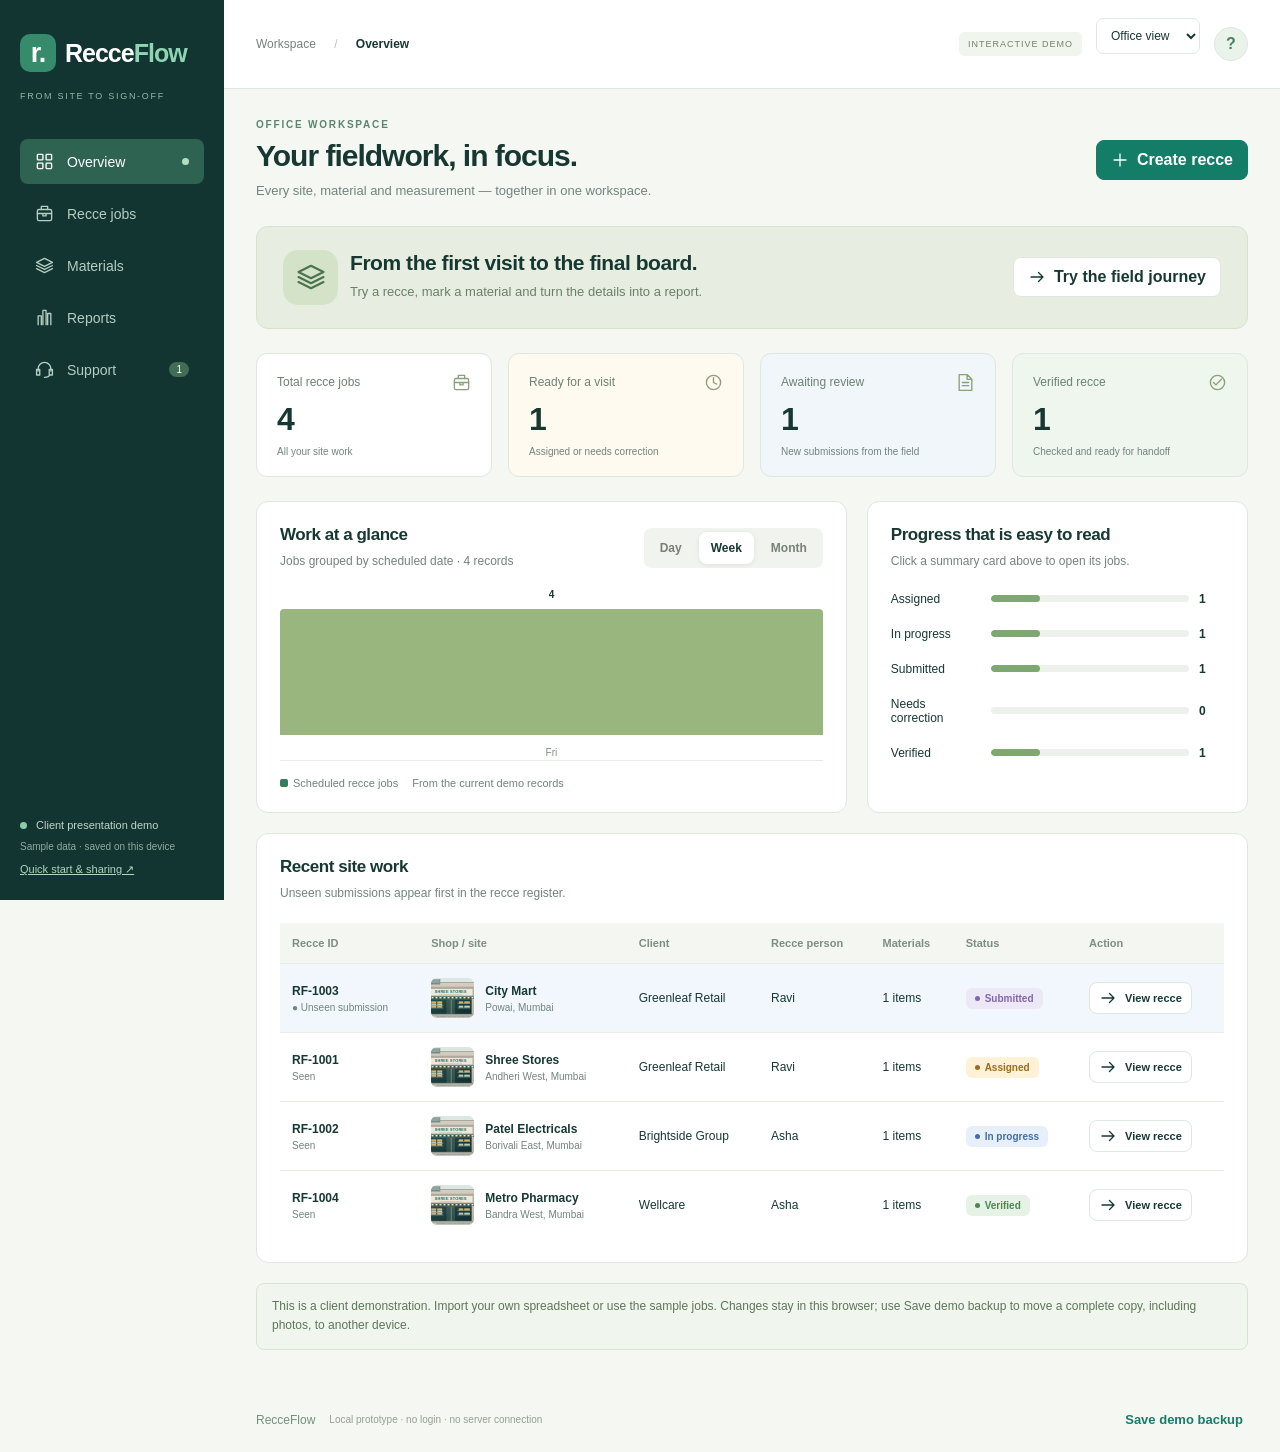
<file: index.html>
<!doctype html>
<html lang="en">
  <head>
    <meta charset="utf-8" />
    <meta name="viewport" content="width=device-width, initial-scale=1" />
    <meta name="theme-color" content="#123531" />
    <title>RecceFlow · Client demo</title>
    <link rel="stylesheet" href="styles.css" />
    <script defer src="spreadsheet.js"></script>
    <script defer src="assets/sample-photo.js"></script>
    <script defer src="app.js"></script>
  </head>
  <body>
    <div class="app-shell">
      <aside class="sidebar">
        <a class="brand" href="#overview"
          ><span class="brand-mark">r.</span>Recce<span>Flow</span></a
        >
        <p class="sidebar-caption">FROM SITE TO SIGN-OFF</p>
        <nav id="navigation" aria-label="Main navigation"></nav>
        <div class="sidebar-bottom">
          <span class="live-dot"></span> Client presentation demo
          <p>Sample data · saved on this device</p>
          <a href="README.html" target="_blank">Quick start & sharing ↗</a>
        </div>
      </aside>
      <div class="workspace">
        <header class="topbar">
          <div class="breadcrumb">
            Workspace <span>/</span> <strong id="breadcrumb">Overview</strong>
          </div>
          <div class="topbar-actions">
            <span class="demo-tag">INTERACTIVE DEMO</span
            ><label class="view-switch"
              ><span class="sr-only">Preview perspective</span
              ><select id="perspective">
                <option value="office">Office view</option>
                <option value="field">Recce view</option>
              </select></label
            ><button
              class="avatar"
              id="help-button"
              aria-label="Demo instructions"
            >
              ?
            </button>
          </div>
        </header>
        <main id="main" tabindex="-1"></main>
        <footer class="workspace-footer">
          RecceFlow
          <span>Local prototype · no login · no server connection</span
          ><button class="text-button" id="backup-button">
            Save demo backup
          </button>
        </footer>
      </div>
    </div>
    <dialog id="modal" aria-labelledby="modal-title">
      <header class="modal-header">
        <div>
          <span id="modal-kicker" class="eyebrow"></span>
          <h2 id="modal-title"></h2>
        </div>
        <button id="close-modal" class="icon-button" aria-label="Close dialog">
          ×
        </button>
      </header>
      <div id="modal-body"></div>
    </dialog>
    <div id="toast" role="status" aria-live="polite"></div>
    <input id="import-file" type="file" accept=".csv,.xlsx" hidden />
    <input id="restore-file" type="file" accept=".json" hidden />
  </body>
</html>
</file>
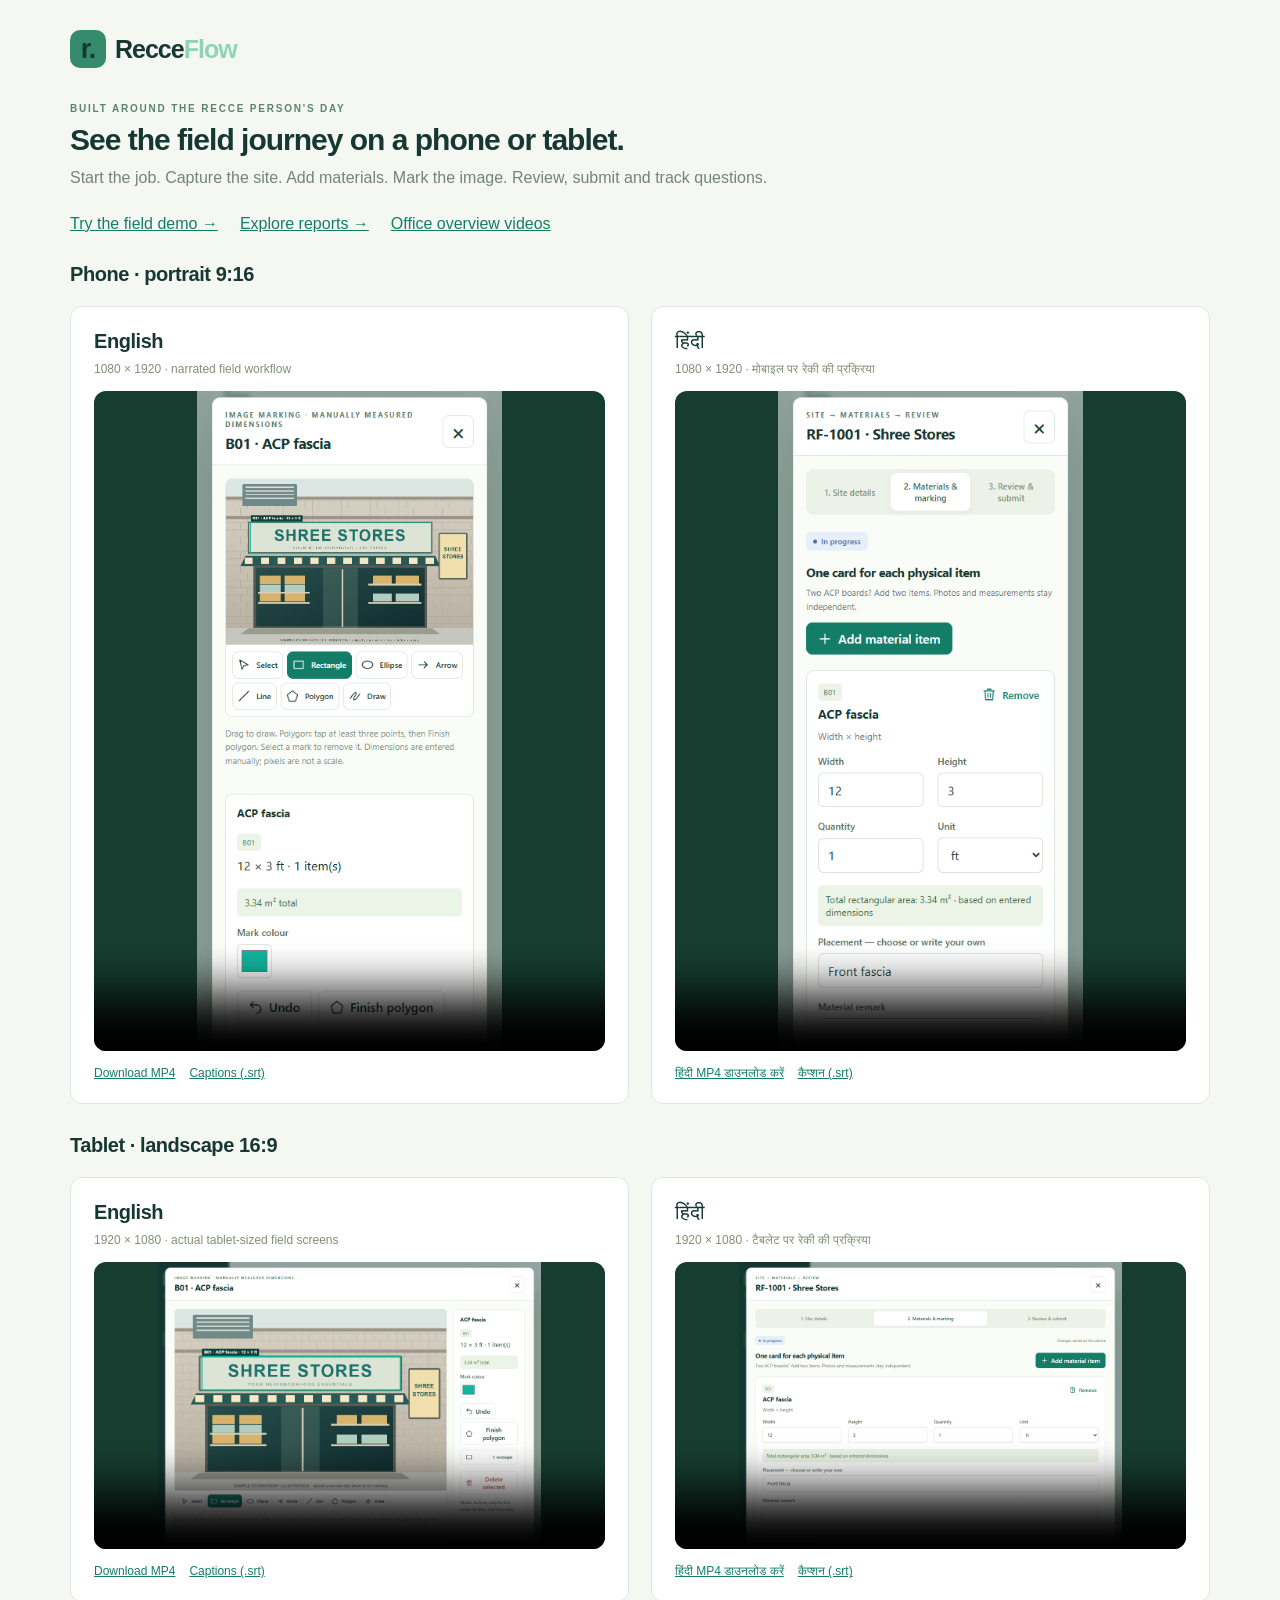
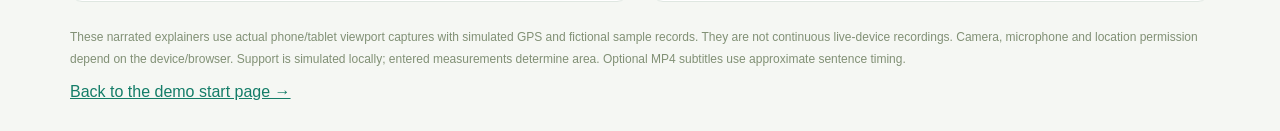
<file: field-videos.html>
<!doctype html><html lang="en"><head><meta charset="utf-8"><meta name="viewport" content="width=device-width,initial-scale=1"><meta name="robots" content="noindex,nofollow"><title>RecceFlow · Phone and tablet field walkthroughs</title><link rel="stylesheet" href="styles.css"><style>body{max-width:1180px;margin:auto;padding:30px 20px}.brand{color:#173832;margin-bottom:35px}.grid{display:grid;grid-template-columns:repeat(2,minmax(0,1fr));gap:22px}.panel{margin:0}.panel h2{font-size:20px}.panel p{font-size:12px;color:#819075}video{display:block;width:100%;background:#163d30;border-radius:12px}.phone video{max-height:660px;aspect-ratio:9/16;margin:0 auto;object-fit:contain}.tablet video{aspect-ratio:16/9}.links{display:flex;gap:14px;flex-wrap:wrap;font-size:12px;margin-top:15px}.group-title{margin:30px 0 20px}.toplinks{display:flex;gap:22px;flex-wrap:wrap;margin:24px 0}.small{font-size:12px;color:#819075;line-height:1.8}@media(max-width:760px){.grid{grid-template-columns:1fr}.phone video{max-height:75dvh}.panel{padding:16px}h1{font-size:29px}}</style></head><body><a href="start.html" class="brand"><span class="brand-mark">r.</span>Recce<span>Flow</span></a><span class="eyebrow">Built around the recce person's day</span><h1>See the field journey on a phone or tablet.</h1><p class="muted">Start the job. Capture the site. Add materials. Mark the image. Review, submit and track questions.</p><div class="toplinks"><a href="index.html?view=field#jobs">Try the field demo →</a><a href="index.html#reports">Explore reports →</a><a href="videos.html">Office overview videos</a></div><h2 class="group-title">Phone · portrait 9:16</h2><div class="grid"><section class="panel phone"><h2>English</h2><p>1080 × 1920 · narrated field workflow</p><video controls preload="metadata" poster="presentation/field-screenshots/mobile-05-marking.png"><source src="videos/RecceFlow_Mobile_English.mp4" type="video/mp4"></video><div class="links"><a download href="videos/RecceFlow_Mobile_English.mp4">Download MP4</a><a download href="videos/RecceFlow_Mobile_English.srt">Captions (.srt)</a></div></section><section class="panel phone"><h2 lang="hi">हिंदी</h2><p>1080 × 1920 · मोबाइल पर रेकी की प्रक्रिया</p><video controls preload="metadata" poster="presentation/field-screenshots/mobile-04-materials.png"><source src="videos/RecceFlow_Mobile_Hindi.mp4" type="video/mp4"></video><div class="links"><a download href="videos/RecceFlow_Mobile_Hindi.mp4">हिंदी MP4 डाउनलोड करें</a><a download href="videos/RecceFlow_Mobile_Hindi.srt">कैप्शन (.srt)</a></div></section></div><h2 class="group-title">Tablet · landscape 16:9</h2><div class="grid"><section class="panel tablet"><h2>English</h2><p>1920 × 1080 · actual tablet-sized field screens</p><video controls preload="metadata" poster="presentation/field-screenshots/tablet-05-marking.png"><source src="videos/RecceFlow_Tablet_English.mp4" type="video/mp4"></video><div class="links"><a download href="videos/RecceFlow_Tablet_English.mp4">Download MP4</a><a download href="videos/RecceFlow_Tablet_English.srt">Captions (.srt)</a></div></section><section class="panel tablet"><h2 lang="hi">हिंदी</h2><p>1920 × 1080 · टैबलेट पर रेकी की प्रक्रिया</p><video controls preload="metadata" poster="presentation/field-screenshots/tablet-04-materials.png"><source src="videos/RecceFlow_Tablet_Hindi.mp4" type="video/mp4"></video><div class="links"><a download href="videos/RecceFlow_Tablet_Hindi.mp4">हिंदी MP4 डाउनलोड करें</a><a download href="videos/RecceFlow_Tablet_Hindi.srt">कैप्शन (.srt)</a></div></section></div><p class="small" style="margin-top:25px">These narrated explainers use actual phone/tablet viewport captures with simulated GPS and fictional sample records. They are not continuous live-device recordings. Camera, microphone and location permission depend on the device/browser. Support is simulated locally; entered measurements determine area. Optional MP4 subtitles use approximate sentence timing.</p><a href="start.html">Back to the demo start page →</a></body></html>
</file>
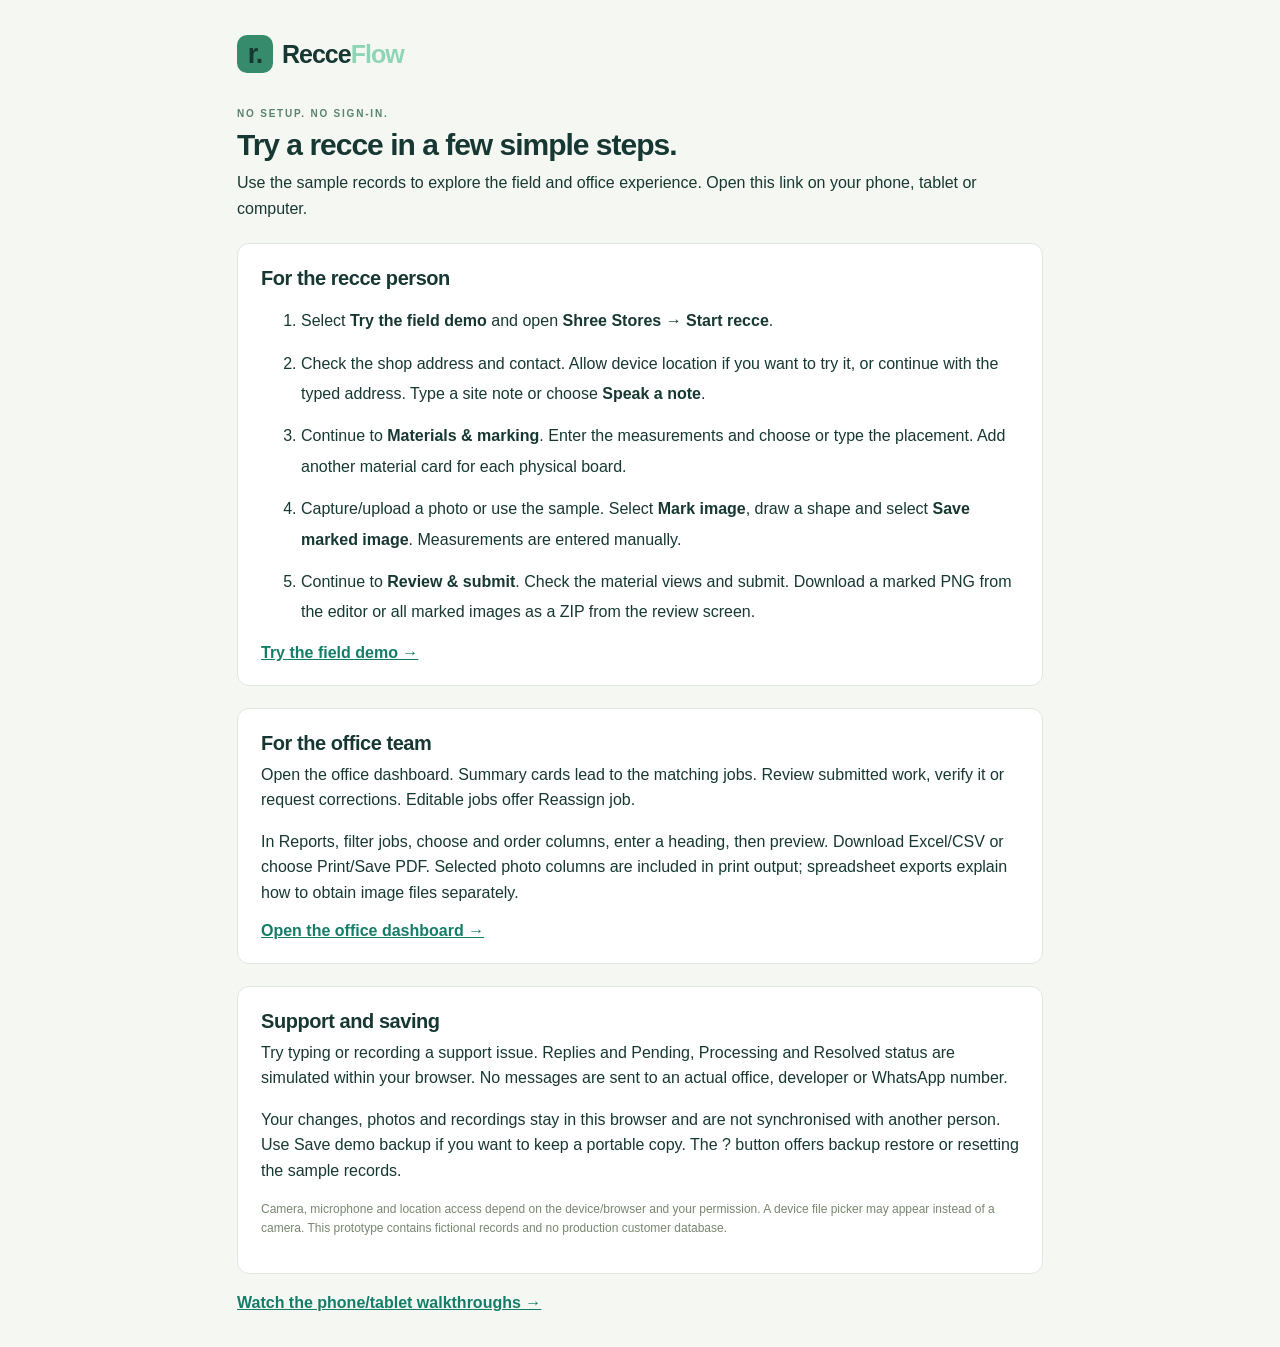
<file: help.html>
<!doctype html><html lang="en"><head><meta charset="utf-8"><meta name="viewport" content="width=device-width,initial-scale=1"><meta name="robots" content="noindex,nofollow"><title>Try RecceFlow · A quick guide</title><link rel="stylesheet" href="styles.css"><style>body{max-width:850px;margin:auto;padding:35px 22px}.brand{color:#173832;margin-bottom:35px}li{line-height:1.9;margin:12px 0}a{font-weight:600}.panel{margin-top:22px}.small{font-size:12px;color:#78876f}</style></head><body><a href="start.html" class="brand"><span class="brand-mark">r.</span>Recce<span>Flow</span></a><span class="eyebrow">No setup. No sign-in.</span><h1>Try a recce in a few simple steps.</h1><p>Use the sample records to explore the field and office experience. Open this link on your phone, tablet or computer.</p><section class="panel"><h2>For the recce person</h2><ol><li>Select <strong>Try the field demo</strong> and open <strong>Shree Stores → Start recce</strong>.</li><li>Check the shop address and contact. Allow device location if you want to try it, or continue with the typed address. Type a site note or choose <strong>Speak a note</strong>.</li><li>Continue to <strong>Materials &amp; marking</strong>. Enter the measurements and choose or type the placement. Add another material card for each physical board.</li><li>Capture/upload a photo or use the sample. Select <strong>Mark image</strong>, draw a shape and select <strong>Save marked image</strong>. Measurements are entered manually.</li><li>Continue to <strong>Review &amp; submit</strong>. Check the material views and submit. Download a marked PNG from the editor or all marked images as a ZIP from the review screen.</li></ol><a href="index.html?view=field#jobs">Try the field demo →</a></section><section class="panel"><h2>For the office team</h2><p>Open the office dashboard. Summary cards lead to the matching jobs. Review submitted work, verify it or request corrections. Editable jobs offer Reassign job.</p><p>In Reports, filter jobs, choose and order columns, enter a heading, then preview. Download Excel/CSV or choose Print/Save PDF. Selected photo columns are included in print output; spreadsheet exports explain how to obtain image files separately.</p><a href="index.html#overview">Open the office dashboard →</a></section><section class="panel"><h2>Support and saving</h2><p>Try typing or recording a support issue. Replies and Pending, Processing and Resolved status are simulated within your browser. No messages are sent to an actual office, developer or WhatsApp number.</p><p>Your changes, photos and recordings stay in this browser and are not synchronised with another person. Use Save demo backup if you want to keep a portable copy. The ? button offers backup restore or resetting the sample records.</p><p class="small">Camera, microphone and location access depend on the device/browser and your permission. A device file picker may appear instead of a camera. This prototype contains fictional records and no production customer database.</p></section><a href="field-videos.html">Watch the phone/tablet walkthroughs →</a></body></html>
</file>
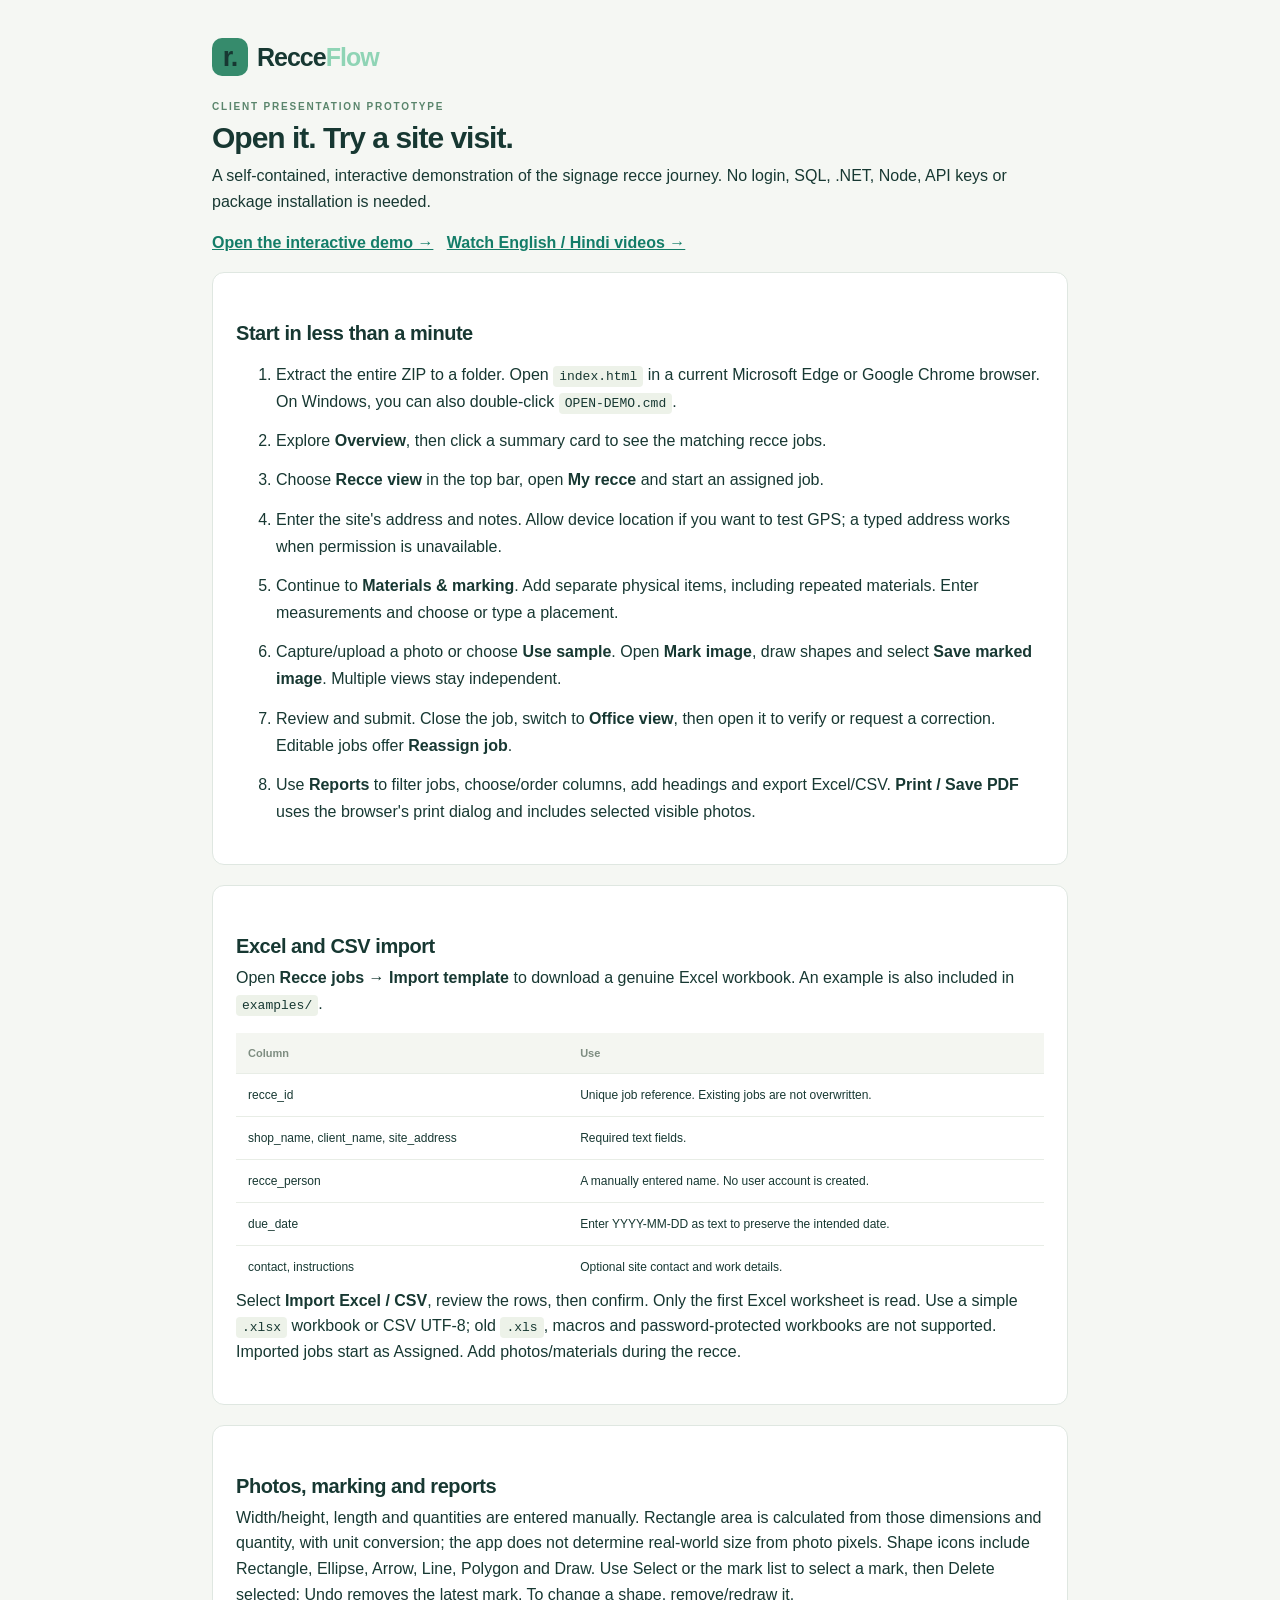
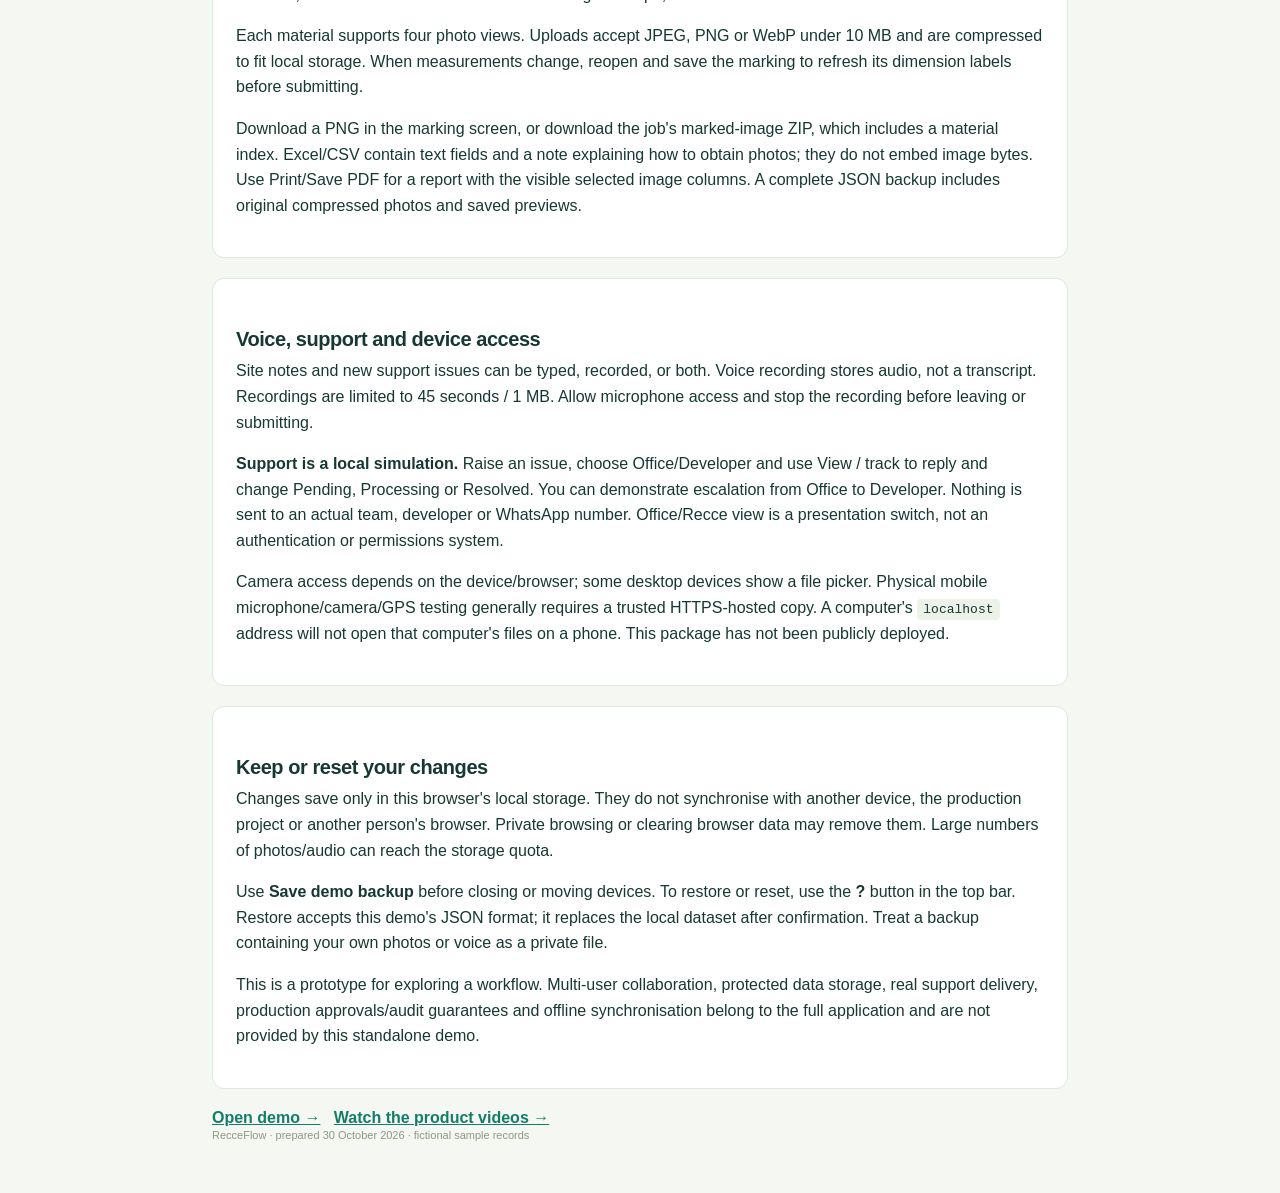
<file: README.html>
<!doctype html>
<html lang="en">
  <head>
    <meta charset="utf-8" />
    <meta name="viewport" content="width=device-width,initial-scale=1" />
    <title>RecceFlow · Demo quick start</title>
    <link rel="stylesheet" href="styles.css" />
    <style>
      body {
        max-width: 900px;
        margin: 0 auto;
        padding: 38px 22px;
      }
      li {
        margin: 12px 0;
        line-height: 1.7;
      }
      code {
        background: #edf2e9;
        padding: 3px 6px;
        border-radius: 4px;
      }
      header {
        padding-bottom: 25px;
      }
      a {
        font-weight: 600;
      }
      .brand {
        color: #173832;
      }
      h2 {
        margin-top: 26px;
      }
      video {
        width: 100%;
        border-radius: 10px;
      }
      table td,
      table th {
        white-space: normal;
      }
    </style>
  </head>
  <body>
    <header>
      <a class="brand" href="index.html"
        ><span class="brand-mark">r.</span>Recce<span>Flow</span></a
      >
    </header>
    <span class="eyebrow">Client presentation prototype</span>
    <h1>Open it. Try a site visit.</h1>
    <p>
      A self-contained, interactive demonstration of the signage recce journey.
      No login, SQL, .NET, Node, API keys or package installation is needed.
    </p>
    <p>
      <a href="index.html">Open the interactive demo →</a> &nbsp;
      <a href="videos.html">Watch English / Hindi videos →</a>
    </p>
    <section class="panel">
      <h2>Start in less than a minute</h2>
      <ol>
        <li>
          Extract the entire ZIP to a folder. Open <code>index.html</code> in a
          current Microsoft Edge or Google Chrome browser. On Windows, you can
          also double-click <code>OPEN-DEMO.cmd</code>.
        </li>
        <li>
          Explore <strong>Overview</strong>, then click a summary card to see
          the matching recce jobs.
        </li>
        <li>
          Choose <strong>Recce view</strong> in the top bar, open
          <strong>My recce</strong> and start an assigned job.
        </li>
        <li>
          Enter the site's address and notes. Allow device location if you want
          to test GPS; a typed address works when permission is unavailable.
        </li>
        <li>
          Continue to <strong>Materials &amp; marking</strong>. Add separate
          physical items, including repeated materials. Enter measurements and
          choose or type a placement.
        </li>
        <li>
          Capture/upload a photo or choose <strong>Use sample</strong>. Open
          <strong>Mark image</strong>, draw shapes and select
          <strong>Save marked image</strong>. Multiple views stay independent.
        </li>
        <li>
          Review and submit. Close the job, switch to
          <strong>Office view</strong>, then open it to verify or request a
          correction. Editable jobs offer <strong>Reassign job</strong>.
        </li>
        <li>
          Use <strong>Reports</strong> to filter jobs, choose/order columns, add
          headings and export Excel/CSV. <strong>Print / Save PDF</strong> uses
          the browser's print dialog and includes selected visible photos.
        </li>
      </ol>
    </section>
    <section class="panel">
      <h2>Excel and CSV import</h2>
      <p>
        Open <strong>Recce jobs → Import template</strong> to download a genuine
        Excel workbook. An example is also included in <code>examples/</code>.
      </p>
      <div class="table-wrap">
        <table>
          <thead>
            <tr>
              <th>Column</th>
              <th>Use</th>
            </tr>
          </thead>
          <tbody>
            <tr>
              <td>recce_id</td>
              <td>Unique job reference. Existing jobs are not overwritten.</td>
            </tr>
            <tr>
              <td>shop_name, client_name, site_address</td>
              <td>Required text fields.</td>
            </tr>
            <tr>
              <td>recce_person</td>
              <td>A manually entered name. No user account is created.</td>
            </tr>
            <tr>
              <td>due_date</td>
              <td>Enter YYYY-MM-DD as text to preserve the intended date.</td>
            </tr>
            <tr>
              <td>contact, instructions</td>
              <td>Optional site contact and work details.</td>
            </tr>
          </tbody>
        </table>
      </div>
      <p>
        Select <strong>Import Excel / CSV</strong>, review the rows, then
        confirm. Only the first Excel worksheet is read. Use a simple
        <code>.xlsx</code> workbook or CSV UTF-8; old <code>.xls</code>, macros
        and password-protected workbooks are not supported. Imported jobs start
        as Assigned. Add photos/materials during the recce.
      </p>
    </section>
    <section class="panel">
      <h2>Photos, marking and reports</h2>
      <p>
        Width/height, length and quantities are entered manually. Rectangle area
        is calculated from those dimensions and quantity, with unit conversion;
        the app does not determine real-world size from photo pixels. Shape
        icons include Rectangle, Ellipse, Arrow, Line, Polygon and Draw. Use
        Select or the mark list to select a mark, then Delete selected; Undo
        removes the latest mark. To change a shape, remove/redraw it.
      </p>
      <p>
        Each material supports four photo views. Uploads accept JPEG, PNG or
        WebP under 10 MB and are compressed to fit local storage. When
        measurements change, reopen and save the marking to refresh its
        dimension labels before submitting.
      </p>
      <p>
        Download a PNG in the marking screen, or download the job's marked-image
        ZIP, which includes a material index. Excel/CSV contain text fields and
        a note explaining how to obtain photos; they do not embed image bytes.
        Use Print/Save PDF for a report with the visible selected image columns.
        A complete JSON backup includes original compressed photos and saved
        previews.
      </p>
    </section>
    <section class="panel">
      <h2>Voice, support and device access</h2>
      <p>
        Site notes and new support issues can be typed, recorded, or both. Voice
        recording stores audio, not a transcript. Recordings are limited to 45
        seconds / 1 MB. Allow microphone access and stop the recording before
        leaving or submitting.
      </p>
      <p>
        <strong>Support is a local simulation.</strong> Raise an issue, choose
        Office/Developer and use View / track to reply and change Pending,
        Processing or Resolved. You can demonstrate escalation from Office to
        Developer. Nothing is sent to an actual team, developer or WhatsApp
        number. Office/Recce view is a presentation switch, not an
        authentication or permissions system.
      </p>
      <p>
        Camera access depends on the device/browser; some desktop devices show a
        file picker. Physical mobile microphone/camera/GPS testing generally
        requires a trusted HTTPS-hosted copy. A computer's
        <code>localhost</code> address will not open that computer's files on a
        phone. This package has not been publicly deployed.
      </p>
    </section>
    <section class="panel">
      <h2>Keep or reset your changes</h2>
      <p>
        Changes save only in this browser's local storage. They do not
        synchronise with another device, the production project or another
        person's browser. Private browsing or clearing browser data may remove
        them. Large numbers of photos/audio can reach the storage quota.
      </p>
      <p>
        Use <strong>Save demo backup</strong> before closing or moving devices.
        To restore or reset, use the <strong>?</strong> button in the top bar.
        Restore accepts this demo's JSON format; it replaces the local dataset
        after confirmation. Treat a backup containing your own photos or voice
        as a private file.
      </p>
      <p>
        This is a prototype for exploring a workflow. Multi-user collaboration,
        protected data storage, real support delivery, production
        approvals/audit guarantees and offline synchronisation belong to the
        full application and are not provided by this standalone demo.
      </p>
    </section>
    <footer>
      <a href="index.html">Open demo →</a> &nbsp;
      <a href="videos.html">Watch the product videos →</a>
      <p class="subtle">
        RecceFlow · prepared 30 October 2026 · fictional sample records
      </p>
    </footer>
  </body>
</html>
</file>
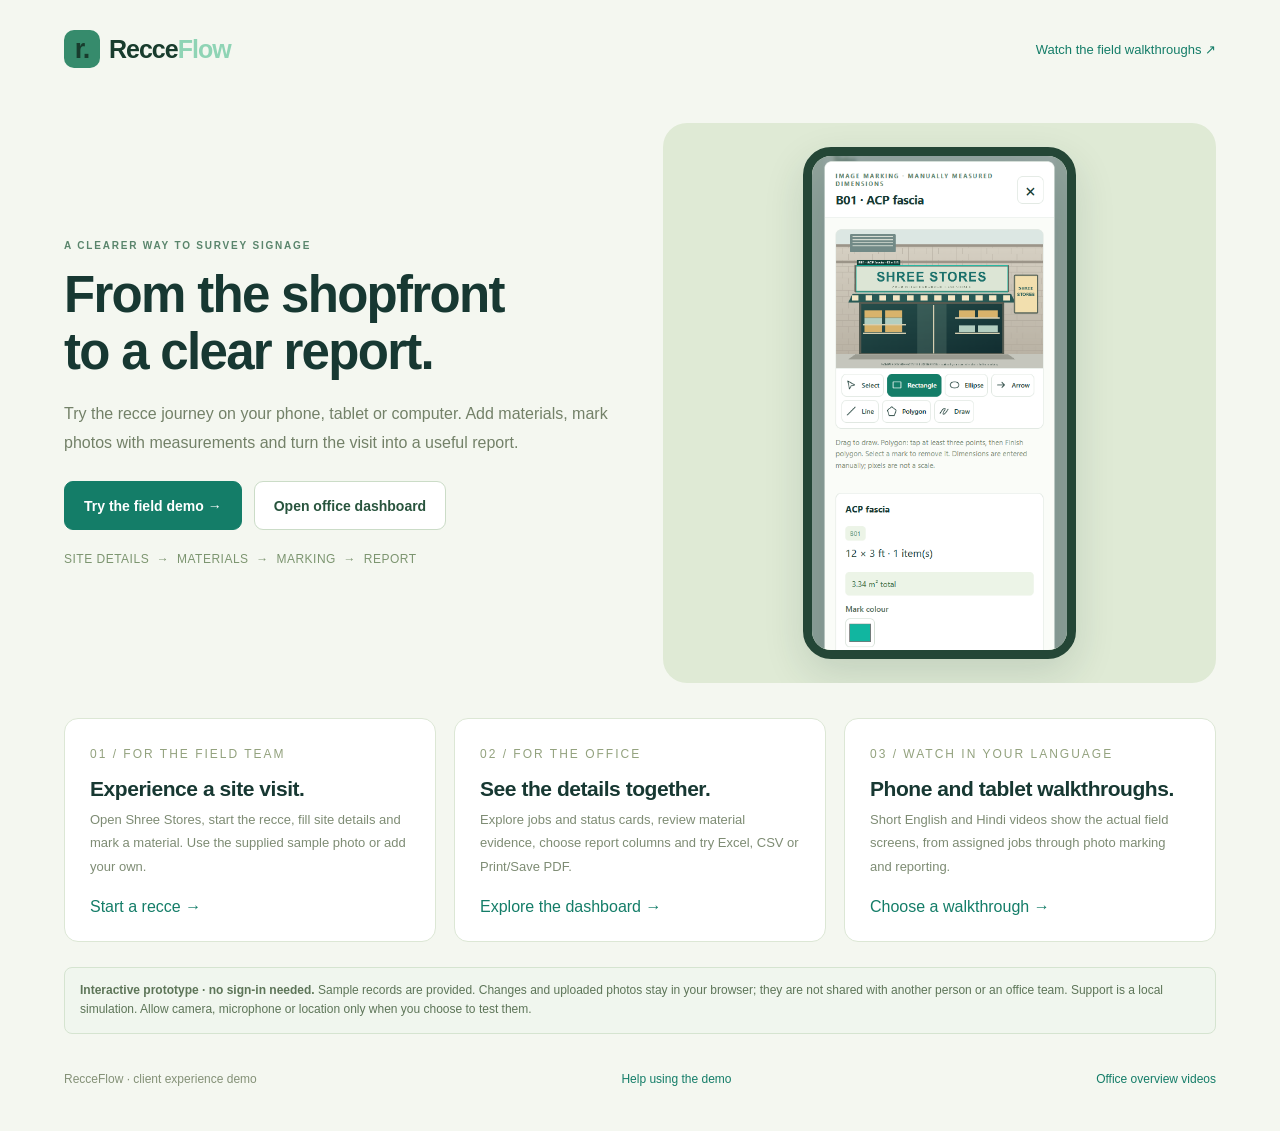
<file: start.html>
<!doctype html><html lang="en"><head><meta charset="utf-8"><meta name="viewport" content="width=device-width,initial-scale=1"><meta name="robots" content="noindex,nofollow"><meta name="theme-color" content="#123531"><title>Try RecceFlow · Interactive client demo</title><link rel="stylesheet" href="styles.css"><style>body{margin:0;background:#f4f7f0}a{text-decoration:none}.landing{max-width:1200px;padding:30px 24px 45px;margin:auto}.landing-head{display:flex;align-items:center;justify-content:space-between;gap:20px}.brand{color:#183c2d}.landing-head>a:last-child{font-size:13px}.hero{padding:55px 0 35px;display:grid;grid-template-columns:1fr 1fr;align-items:center;gap:45px}.hero h1{font-size:51px;line-height:1.12;letter-spacing:-1.7px;margin:15px 0 20px}.hero p{color:#738168;font-size:16px;line-height:1.8}.hero-image{background:#dfead5;border-radius:24px;padding:24px;display:flex;justify-content:center;overflow:hidden;max-height:560px}.hero-image img{max-height:570px;width:auto;max-width:100%;object-fit:cover;object-position:top;border:9px solid #244636;border-radius:28px;box-shadow:0 15px 40px #17383224}.link-button{display:inline-flex;align-items:center;justify-content:center;padding:14px 19px;border-radius:9px;border:1px solid #cbdcc7;background:white;font-size:14px;font-weight:600;color:#28543d;min-height:49px}.link-button.primary{background:#147d68;color:white;border-color:#147d68}.link-button:hover{box-shadow:0 4px 15px #23482d17;border-color:#8ab875}.try-grid{display:grid;grid-template-columns:repeat(3,1fr);gap:18px}.try-card{padding:25px;border:1px solid #dce7d5;border-radius:14px;background:white}.try-number{font-size:12px;letter-spacing:2px;color:#93a27e}.try-card h2{font-size:21px;margin-top:15px}.try-card p{font-size:13px;line-height:1.8;color:#7e8c74;margin-bottom:20px}.notice{margin-top:25px}.landing-footer{display:flex;justify-content:space-between;gap:20px;font-size:12px;color:#849177;padding-top:20px;flex-wrap:wrap}.steps-inline{font-size:12px;letter-spacing:.5px;color:#7c9570;margin-top:22px}.hero .row{margin-top:24px}@media(max-width:760px){.landing{padding:24px 18px}.brand{font-size:22px}.hero{padding:35px 0 28px;grid-template-columns:1fr;gap:25px}.hero h1{font-size:36px;letter-spacing:-1px}.hero p{font-size:14px}.hero-image{max-height:360px;padding:18px}.hero-image img{max-height:none;width:210px;align-self:flex-start}.try-grid{grid-template-columns:1fr;gap:12px}.try-card{padding:21px}.try-card p{margin-bottom:15px}.hero .row .link-button{flex:1;text-align:center;font-size:13px}.landing-head>a:last-child{font-size:11px}.landing-footer{font-size:11px}}</style></head><body><div class="landing"><header class="landing-head"><a class="brand" href="start.html"><span class="brand-mark">r.</span>Recce<span>Flow</span></a><a href="field-videos.html">Watch the field walkthroughs ↗</a></header><section class="hero"><div><span class="eyebrow">A clearer way to survey signage</span><h1>From the shopfront<br>to a clear report.</h1><p>Try the recce journey on your phone, tablet or computer. Add materials, mark photos with measurements and turn the visit into a useful report.</p><div class="row"><a class="link-button primary" href="index.html?view=field#jobs">Try the field demo →</a><a class="link-button" href="index.html#overview">Open office dashboard</a></div><div class="steps-inline">SITE DETAILS &nbsp;→&nbsp; MATERIALS &nbsp;→&nbsp; MARKING &nbsp;→&nbsp; REPORT</div></div><div class="hero-image"><img src="presentation/field-screenshots/mobile-05-marking.png" alt="RecceFlow image marking on a phone"></div></section><div class="try-grid"><article class="try-card"><span class="try-number">01 / FOR THE FIELD TEAM</span><h2>Experience a site visit.</h2><p>Open Shree Stores, start the recce, fill site details and mark a material. Use the supplied sample photo or add your own.</p><a href="index.html?view=field#jobs">Start a recce →</a></article><article class="try-card"><span class="try-number">02 / FOR THE OFFICE</span><h2>See the details together.</h2><p>Explore jobs and status cards, review material evidence, choose report columns and try Excel, CSV or Print/Save PDF.</p><a href="index.html#overview">Explore the dashboard →</a></article><article class="try-card"><span class="try-number">03 / WATCH IN YOUR LANGUAGE</span><h2>Phone and tablet walkthroughs.</h2><p>Short English and Hindi videos show the actual field screens, from assigned jobs through photo marking and reporting.</p><a href="field-videos.html">Choose a walkthrough →</a></article></div><div class="notice"><strong>Interactive prototype · no sign-in needed.</strong> Sample records are provided. Changes and uploaded photos stay in your browser; they are not shared with another person or an office team. Support is a local simulation. Allow camera, microphone or location only when you choose to test them.</div><footer class="landing-footer"><span>RecceFlow · client experience demo</span><a href="README.html">Help using the demo</a><a href="videos.html">Office overview videos</a></footer></div></body></html>
</file>
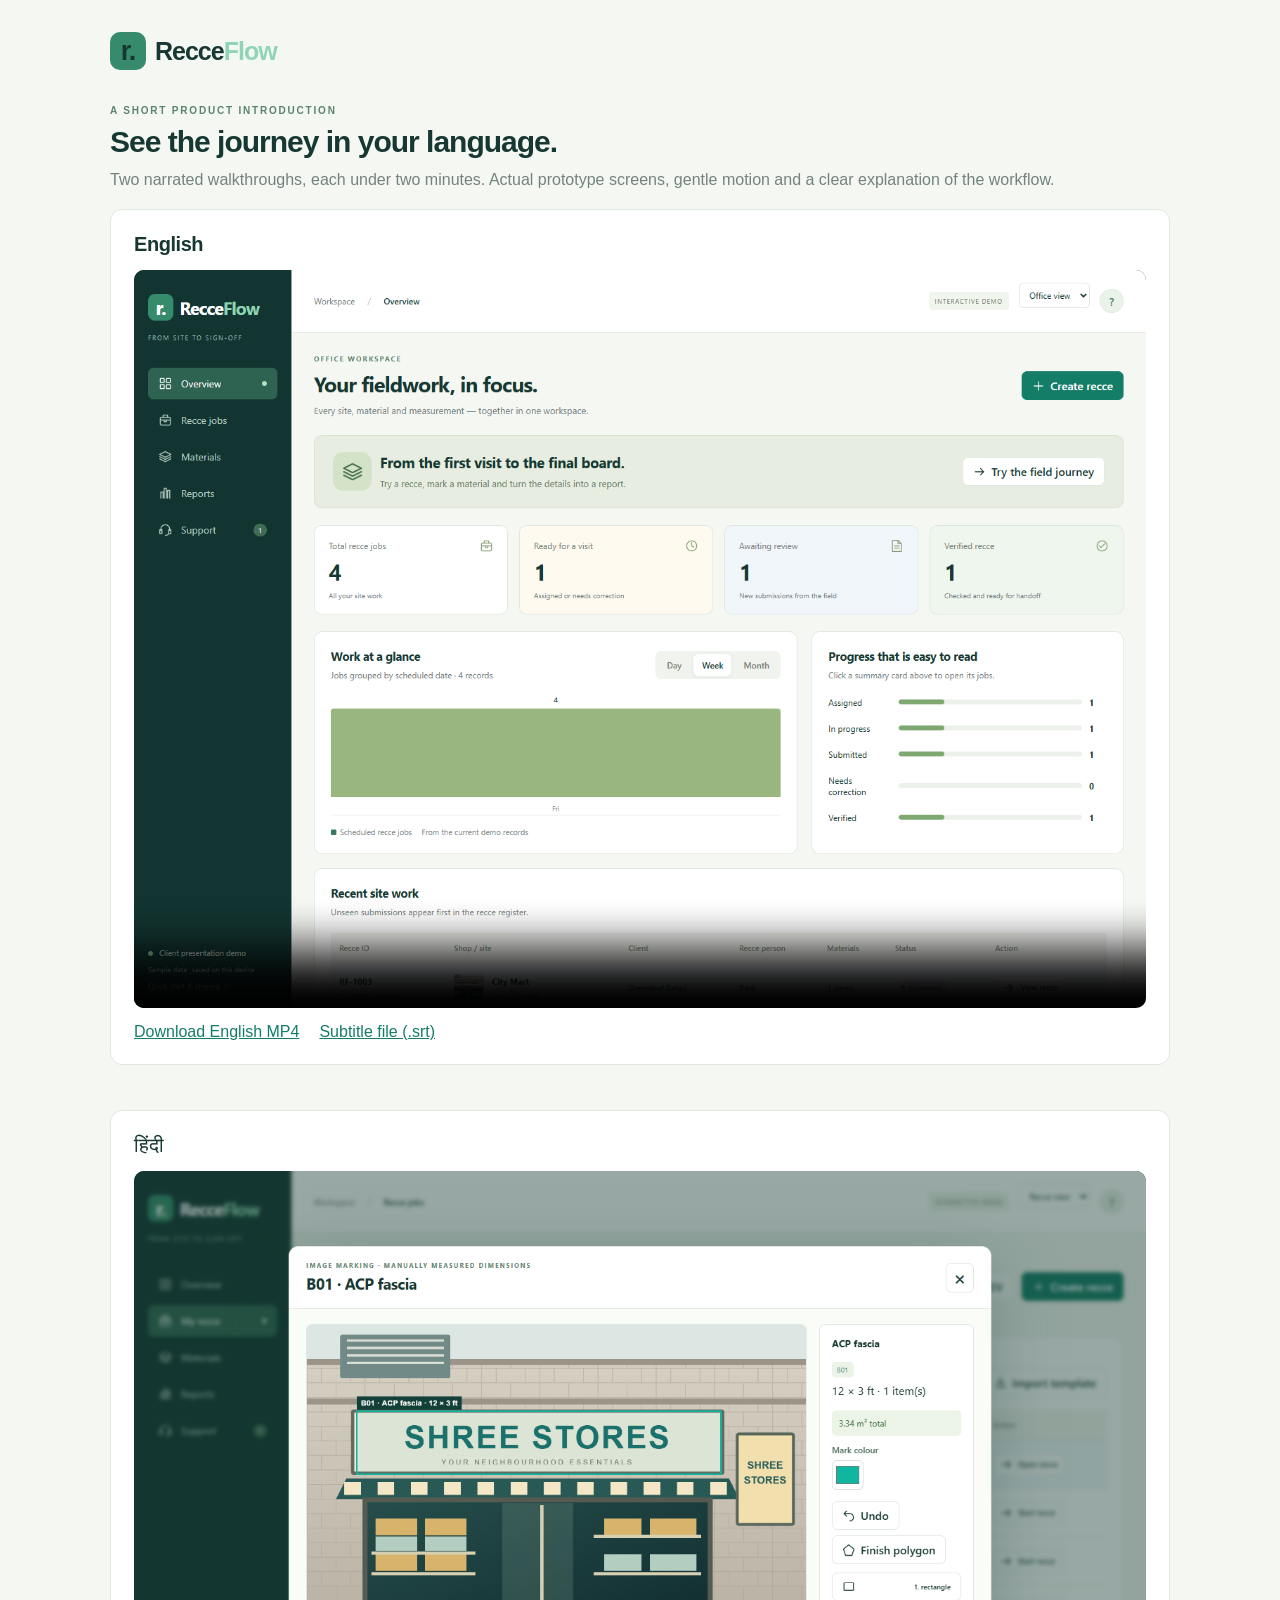
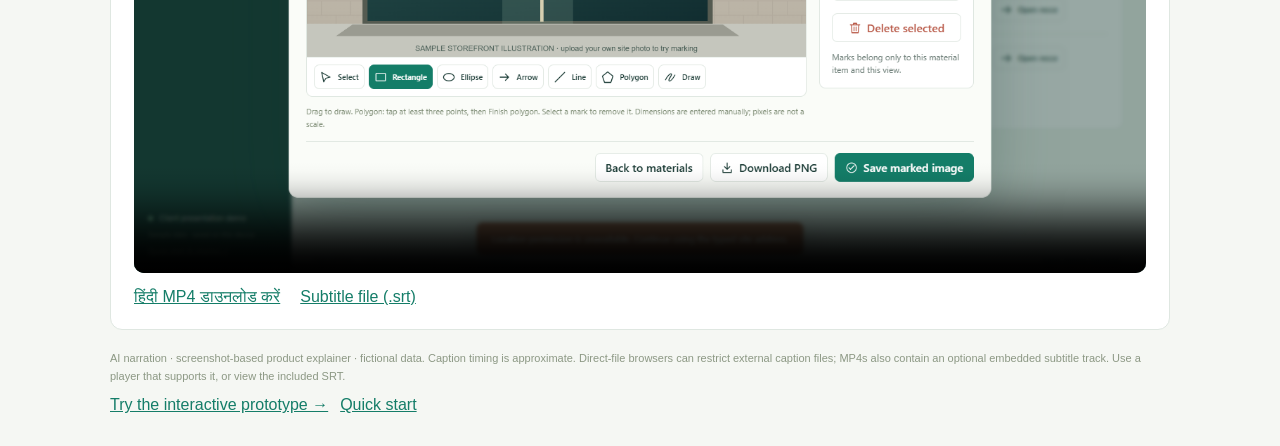
<file: videos.html>
<!doctype html>
<html lang="en">
  <head>
    <meta charset="utf-8" />
    <meta name="viewport" content="width=device-width,initial-scale=1" />
    <title>RecceFlow · Product videos</title>
    <link rel="stylesheet" href="styles.css" />
    <style>
      body {
        max-width: 1100px;
        margin: 0 auto;
        padding: 32px 20px;
      }
      .brand {
        color: #173832;
        margin-bottom: 35px;
      }
      video {
        width: 100%;
        display: block;
        background: #123b30;
        border-radius: 10px;
      }
      .video-grid {
        display: grid;
        gap: 25px;
      }
      .panel h2 {
        margin-bottom: 14px;
      }
      .panel p {
        font-size: 12px;
      }
      .video-links {
        display: flex;
        gap: 20px;
        flex-wrap: wrap;
        margin-top: 15px;
      }
    </style>
  </head>
  <body>
    <a href="index.html" class="brand"
      ><span class="brand-mark">r.</span>Recce<span>Flow</span></a
    ><span class="eyebrow">A short product introduction</span>
    <h1>See the journey in your language.</h1>
    <p class="muted">
      Two narrated walkthroughs, each under two minutes. Actual prototype
      screens, gentle motion and a clear explanation of the workflow.
    </p>
    <div class="video-grid">
      <section class="panel">
        <h2>English</h2>
        <video
          controls
          preload="metadata"
          poster="presentation/screenshots/01-overview.png"
        >
          <source src="videos/RecceFlow_English.mp4" type="video/mp4" />
          <track
            kind="subtitles"
            src="videos/RecceFlow_English.vtt"
            srclang="en"
            label="English captions"
          />
          Your browser cannot play this video. Use the download link below.
        </video>
        <div class="video-links">
          <a href="videos/RecceFlow_English.mp4" download
            >Download English MP4</a
          ><a href="videos/RecceFlow_English.srt" download
            >Subtitle file (.srt)</a
          >
        </div>
      </section>
      <section class="panel">
        <h2 lang="hi">हिंदी</h2>
        <video
          controls
          preload="metadata"
          poster="presentation/screenshots/05-image-marking.png"
        >
          <source src="videos/RecceFlow_Hindi.mp4" type="video/mp4" />
          <track
            kind="subtitles"
            src="videos/RecceFlow_Hindi.vtt"
            srclang="hi"
            label="हिंदी captions"
          />
          Your browser cannot play this video. Use the download link below.
        </video>
        <div class="video-links">
          <a href="videos/RecceFlow_Hindi.mp4" download
            >हिंदी MP4 डाउनलोड करें</a
          ><a href="videos/RecceFlow_Hindi.srt" download
            >Subtitle file (.srt)</a
          >
        </div>
      </section>
    </div>
    <p class="subtle">
      AI narration · screenshot-based product explainer · fictional data.
      Caption timing is approximate. Direct-file browsers can restrict external
      caption files; MP4s also contain an optional embedded subtitle track. Use
      a player that supports it, or view the included SRT.
    </p>
    <div class="row">
      <a href="index.html">Try the interactive prototype →</a
      ><a href="README.html">Quick start</a>
    </div>
  </body>
</html>
</file>
<file: styles.css>
:root {
  --ink: #173832;
  --muted: #73837d;
  --green: #147d68;
  --green-dark: #103e34;
  --line: #dfe7e1;
  --bg: #f5f7f3;
  --white: #fff;
  --amber: #a46710;
  --blue: #3066ad;
  --red: #b75543;
  font-family: "Segoe UI", Arial, sans-serif;
  color: var(--ink);
  background: var(--bg);
  font-synthesis: none;
}
* {
  box-sizing: border-box;
}
body {
  margin: 0;
}
button,
input,
textarea,
select {
  font: inherit;
}
button,
a,
input,
select,
textarea {
  -webkit-tap-highlight-color: transparent;
}
button {
  cursor: pointer;
}
button:disabled {
  opacity: 0.5;
  cursor: not-allowed;
}
button,
a {
  touch-action: manipulation;
}
button:focus-visible,
a:focus-visible {
  outline: 3px solid #63bda4;
  outline-offset: 3px;
}
input:focus,
select:focus,
textarea:focus {
  outline: 2px solid #8fceba;
  outline-offset: 1px;
  border-color: #398d74;
}
a {
  color: var(--green);
}
h1,
h2,
h3,
p {
  margin-top: 0;
}
h1 {
  font-size: 30px;
  font-weight: 650;
  letter-spacing: -1px;
  margin-bottom: 8px;
}
h2 {
  font-size: 20px;
  letter-spacing: -0.45px;
  margin-bottom: 7px;
}
h3 {
  font-size: 16px;
  margin-bottom: 6px;
}
p {
  line-height: 1.6;
}
small,
.muted {
  color: var(--muted);
}
small {
  font-size: 12px;
}
button {
  border: 1px solid var(--line);
  border-radius: 8px;
  min-height: 40px;
  padding: 9px 14px;
  background: white;
  color: var(--ink);
  display: inline-flex;
  gap: 8px;
  align-items: center;
  justify-content: center;
  font-weight: 600;
  transition:
    background 0.15s,
    border-color 0.15s,
    box-shadow 0.15s;
}
button:hover {
  border-color: #78ae96;
  background: #f0f7f2;
}
button svg,
a svg {
  width: 18px;
  height: 18px;
  flex-shrink: 0;
}
.primary {
  background: var(--green);
  color: #fff;
  border-color: var(--green);
}
.primary:hover {
  background: #10634f;
  border-color: #10634f;
}
.secondary {
  background: white;
}
.danger {
  color: var(--red);
}
.text-button {
  border: 0;
  background: transparent;
  padding: 5px;
  min-height: 32px;
  color: var(--green);
  font-size: 13px;
}
.icon-button {
  width: 40px;
  padding: 6px;
  font-size: 28px;
  line-height: 1;
}
.full {
  width: 100%;
}
.row {
  display: flex;
  align-items: center;
  gap: 12px;
  flex-wrap: wrap;
}
.between {
  justify-content: space-between;
}
.stack {
  display: grid;
  gap: 16px;
}
.sr-only {
  position: absolute;
  width: 1px;
  height: 1px;
  padding: 0;
  margin: -1px;
  overflow: hidden;
  clip: rect(0, 0, 0, 0);
  white-space: nowrap;
  border: 0;
}
.app-shell {
  display: flex;
  min-height: 100vh;
}
.sidebar {
  width: 224px;
  flex-shrink: 0;
  padding: 34px 20px 24px;
  position: fixed;
  inset: 0 auto 0 0;
  background: #123531;
  color: #c2d5cb;
  display: flex;
  flex-direction: column;
  z-index: 10;
}
.brand {
  color: white;
  text-decoration: none;
  font-size: 25px;
  letter-spacing: -1px;
  font-weight: 700;
  display: flex;
  align-items: center;
  gap: 0;
}
.brand > span:last-child {
  color: #8fd4b5;
}
.brand-mark {
  background: #368b6c;
  border-radius: 10px;
  width: 36px;
  height: 38px;
  margin-right: 9px;
  display: grid;
  place-items: center;
  font-size: 27px;
}
.sidebar-caption {
  letter-spacing: 1.7px;
  font-size: 9px;
  color: #98b4a6;
  margin: 17px 0 36px;
}
.sidebar nav {
  display: grid;
  gap: 7px;
}
.nav-link {
  display: flex;
  gap: 13px;
  align-items: center;
  color: #b6cdc2;
  text-decoration: none;
  padding: 13px 15px;
  border-radius: 8px;
  font-size: 14px;
}
.nav-link svg {
  width: 19px;
  height: 19px;
}
.nav-link:hover {
  background: #214a40;
  color: white;
}
.nav-link.active {
  background: #2f6351;
  color: white;
}
.nav-link.active:after {
  content: "";
  height: 7px;
  width: 7px;
  background: #b4dec2;
  border-radius: 50%;
  margin-left: auto;
}
.sidebar-bottom {
  margin-top: auto;
  font-size: 11px;
  padding-top: 40px;
  color: #c2d5cb;
}
.sidebar-bottom p {
  font-size: 10px;
  color: #8fab9c;
  margin: 8px 0;
}
.sidebar-bottom a {
  color: #b2d5be;
}
.live-dot {
  width: 7px;
  height: 7px;
  display: inline-block;
  background: #8acda7;
  border-radius: 50%;
  margin-right: 6px;
}
.workspace {
  margin-left: 224px;
  width: calc(100% - 224px);
  min-width: 0;
}
.topbar {
  padding: 18px 32px;
  background: white;
  border-bottom: 1px solid var(--line);
  display: flex;
  justify-content: space-between;
  align-items: center;
  gap: 20px;
}
.breadcrumb {
  font-size: 12px;
  color: var(--muted);
}
.breadcrumb span {
  margin: 0 15px;
  color: #b8c6bd;
}
.breadcrumb strong {
  font-weight: 600;
  color: var(--ink);
}
.topbar-actions {
  display: flex;
  align-items: center;
  gap: 14px;
}
.demo-tag {
  font-size: 9px;
  letter-spacing: 1px;
  background: #f0f5ed;
  border-radius: 5px;
  padding: 7px 9px;
  color: #738168;
}
.view-switch select {
  min-height: 36px;
  padding: 6px 10px;
  font-size: 12px;
  border: 1px solid var(--line);
  border-radius: 7px;
  background: white;
  color: var(--ink);
}
.avatar {
  width: 34px;
  min-height: 34px;
  padding: 0;
  border-radius: 50%;
  background: #e9f3ea;
  color: #458266;
}
main {
  padding: 30px 32px 20px;
  max-width: 1560px;
  margin: 0 auto;
  min-height: calc(100vh - 140px);
}
.eyebrow {
  display: block;
  color: #5a856c;
  text-transform: uppercase;
  letter-spacing: 1.8px;
  font-size: 10px;
  font-weight: 700;
  margin-bottom: 9px;
}
.page-heading {
  display: flex;
  justify-content: space-between;
  gap: 20px;
  align-items: center;
  margin-bottom: 24px;
}
.page-heading p {
  font-size: 13px;
  color: var(--muted);
  margin: 0;
}
.page-heading .row {
  justify-content: flex-end;
}
.intro-banner {
  padding: 23px 26px;
  background: #e7eee1;
  border: 1px solid #d7e2cc;
  border-radius: 12px;
  display: flex;
  align-items: center;
  justify-content: space-between;
  gap: 24px;
  margin-bottom: 24px;
}
.intro-banner h2 {
  font-size: 21px;
}
.intro-banner p {
  margin: 0;
  font-size: 13px;
  color: #698068;
}
.intro-icon {
  width: 55px;
  height: 55px;
  flex-shrink: 0;
  border-radius: 15px;
  background: #d4e3c8;
  color: #49734c;
  display: grid;
  place-items: center;
}
.intro-icon svg {
  width: 30px;
  height: 30px;
}
.metrics {
  display: grid;
  grid-template-columns: repeat(4, minmax(0, 1fr));
  gap: 16px;
  margin-bottom: 24px;
}
.metric {
  display: flex;
  flex-direction: column;
  align-items: stretch;
  gap: 11px;
  text-align: left;
  padding: 19px 20px;
  border-radius: 11px;
  background: white;
  border: 1px solid var(--line);
  font-weight: 400;
}
.metric-top {
  display: flex;
  justify-content: space-between;
  align-items: center;
  font-size: 12px;
  color: #6f8074;
}
.metric-top svg {
  width: 19px;
  height: 19px;
  color: #8ba079;
}
.metric strong {
  font-size: 32px;
  font-weight: 650;
  line-height: 1;
  letter-spacing: -1px;
}
.metric small {
  font-size: 10px;
}
.metric:nth-child(2) {
  background: #fffaf0;
}
.metric:nth-child(3) {
  background: #f1f6fb;
}
.metric:nth-child(4) {
  background: #eef6ee;
}
.panel {
  border: 1px solid var(--line);
  border-radius: 12px;
  background: white;
  padding: 23px;
  margin-bottom: 20px;
  min-width: 0;
}
.panel-heading {
  display: flex;
  justify-content: space-between;
  gap: 18px;
  align-items: center;
  margin-bottom: 20px;
}
.panel-heading p {
  margin: 0;
  font-size: 12px;
  color: var(--muted);
}
.panel-heading h2 {
  font-size: 17px;
}
.section-title {
  padding-bottom: 13px;
  border-bottom: 1px solid var(--line);
  position: relative;
  margin-bottom: 20px;
}
.section-title:after {
  content: "";
  position: absolute;
  bottom: -1px;
  left: 0;
  width: 38px;
  height: 3px;
  background: #86ac7a;
  border-radius: 3px;
}
.segmented,
.tabs {
  display: flex;
  gap: 5px;
  background: #f0f3ee;
  padding: 4px;
  border-radius: 8px;
}
.segmented button,
.tabs button {
  background: transparent;
  border: 0;
  min-height: 32px;
  padding: 7px 12px;
  font-size: 12px;
  color: #778274;
}
.segmented button.active,
.tabs button.active {
  background: white;
  box-shadow: 0 1px 5px #17383214;
  color: var(--ink);
}
.overview-grid {
  display: grid;
  grid-template-columns: 1.55fr 1fr;
  gap: 20px;
}
.chart-area {
  height: 170px;
  display: flex;
  gap: 14px;
  align-items: flex-end;
  padding: 18px 0 25px;
  border-bottom: 1px solid #e6ece5;
}
.chart-bar {
  flex: 1;
  background: #98b67e;
  border-radius: 4px 4px 0 0;
  position: relative;
  min-height: 8px;
}
.chart-bar:nth-child(2n) {
  background: #387a5e;
}
.chart-bar span {
  position: absolute;
  bottom: -23px;
  left: 50%;
  transform: translateX(-50%);
  color: #83907e;
  font-size: 10px;
}
.chart-bar b {
  position: absolute;
  top: -20px;
  width: 100%;
  font-size: 10px;
  text-align: center;
  font-weight: 600;
}
.chart-legend {
  display: flex;
  gap: 14px;
  align-items: center;
  font-size: 11px;
  color: var(--muted);
  margin-top: 16px;
}
.swatch {
  display: inline-block;
  width: 8px;
  height: 8px;
  border-radius: 2px;
  background: #387a5e;
  margin-right: 5px;
}
.status-line {
  display: grid;
  grid-template-columns: 90px 1fr 25px;
  gap: 10px;
  align-items: center;
  font-size: 12px;
  margin-top: 21px;
}
.status-track {
  height: 7px;
  border-radius: 8px;
  background: #edf1eb;
  overflow: hidden;
}
.status-track i {
  height: 100%;
  display: block;
  background: #7fa772;
  border-radius: 8px;
}
.toolbar {
  display: flex;
  flex-wrap: wrap;
  gap: 12px;
  align-items: end;
  margin-bottom: 18px;
}
.toolbar label {
  margin: 0;
}
.toolbar .search {
  flex: 1;
  min-width: 190px;
}
.toolbar select,
.toolbar input {
  min-height: 40px;
}
.table-wrap {
  overflow: auto;
  width: 100%;
}
table {
  border-collapse: collapse;
  width: 100%;
  font-size: 12px;
  text-align: left;
}
th {
  color: #7e8d81;
  background: #f4f6f1;
  white-space: nowrap;
  font-weight: 600;
  font-size: 11px;
}
td,
th {
  padding: 14px 12px;
  border-bottom: 1px solid #e8ede6;
  vertical-align: middle;
}
td strong {
  font-weight: 650;
}
td small {
  display: block;
  margin-top: 4px;
  font-size: 10px;
}
tr:last-child td {
  border-bottom: 0;
}
.unseen {
  background: #f1f7fc;
}
.status-tag {
  display: inline-flex;
  align-items: center;
  gap: 5px;
  font-size: 10px;
  font-weight: 600;
  padding: 5px 9px;
  border-radius: 6px;
  background: #f2f4ed;
  color: #6c7f67;
  white-space: nowrap;
}
.status-tag:before {
  content: "";
  width: 5px;
  height: 5px;
  border-radius: 50%;
  background: currentColor;
}
.status-assigned,
.status-pending {
  background: #fff1d5;
  color: #9a6b20;
}
.status-inprogress,
.status-processing {
  background: #e6effa;
  color: #426dab;
}
.status-submitted {
  background: #ece8f6;
  color: #8066a9;
}
.status-verified,
.status-resolved {
  background: #e6f2e5;
  color: #4a8754;
}
.status-needscorrection {
  background: #fbe6de;
  color: #b16249;
}
.job-actions {
  display: flex;
  gap: 6px;
}
.job-actions button {
  font-size: 11px;
  min-height: 32px;
  padding: 6px 9px;
}
.shop-cell {
  display: flex;
  gap: 11px;
  align-items: center;
}
.shop-cell img {
  width: 43px;
  height: 40px;
  object-fit: cover;
  border-radius: 6px;
  background: #e7ece4;
}
.workspace-footer {
  font-size: 12px;
  display: flex;
  align-items: center;
  gap: 14px;
  padding: 16px 32px;
  color: #729079;
  flex-wrap: wrap;
}
.workspace-footer span {
  font-size: 10px;
  color: #93a08e;
}
.workspace-footer button {
  margin-left: auto;
}
.empty {
  text-align: center;
  padding: 35px 15px;
  color: var(--muted);
}
.empty svg {
  height: 35px;
  width: 35px;
  color: #8fa58a;
  margin-bottom: 14px;
}
.empty p {
  font-size: 12px;
  margin-bottom: 0;
}
.notice {
  background: #f0f6ee;
  border: 1px solid #d5e4d0;
  border-radius: 8px;
  padding: 13px 15px;
  font-size: 12px;
  line-height: 1.6;
  color: #5d7558;
  margin-bottom: 18px;
}
.notice.warning {
  background: #fff9e9;
  border-color: #efdfb9;
  color: #916f28;
}
.notice.error {
  background: #fff0ea;
  border-color: #edcfc3;
  color: #ab5a44;
}
.error:empty {
  display: none;
}
label {
  display: grid;
  gap: 7px;
  font-size: 12px;
  font-weight: 600;
  color: #526f60;
  margin-bottom: 16px;
}
input,
textarea,
select {
  width: 100%;
  border: 1px solid #d5e0d6;
  padding: 10px 12px;
  border-radius: 7px;
  background: white;
  min-height: 42px;
  color: var(--ink);
  font-weight: 400;
  min-width: 0;
}
textarea {
  resize: vertical;
  min-height: 84px;
}
input[type="color"] {
  padding: 3px;
  width: 45px;
}
input[type="checkbox"] {
  width: 17px;
  min-height: 17px;
  accent-color: var(--green);
}
.checkbox {
  display: flex;
  align-items: center;
  gap: 10px;
}
.form-grid {
  display: grid;
  grid-template-columns: repeat(3, minmax(0, 1fr));
  gap: 0 18px;
}
.form-grid.two {
  grid-template-columns: repeat(2, minmax(0, 1fr));
}
.form-grid .span-all {
  grid-column: 1/-1;
}
.form-actions {
  display: flex;
  justify-content: flex-end;
  align-items: center;
  gap: 10px;
  padding-top: 16px;
  border-top: 1px solid var(--line);
  flex-wrap: wrap;
}
dialog {
  padding: 0;
  width: min(1000px, calc(100% - 30px));
  max-height: calc(100dvh - 30px);
  border: 1px solid var(--line);
  border-radius: 14px;
  box-shadow: 0 25px 90px #0f382f40;
  color: var(--ink);
  background: #fafcf8;
}
dialog::backdrop {
  background: #15382f70;
  backdrop-filter: blur(3px);
}
.modal-header {
  position: sticky;
  top: 0;
  background: #fff;
  z-index: 3;
  border-bottom: 1px solid var(--line);
  padding: 20px 24px;
  display: flex;
  justify-content: space-between;
  align-items: center;
  gap: 15px;
}
.modal-header h2 {
  margin: 0;
  font-size: 22px;
}
.modal-header .eyebrow {
  margin-bottom: 5px;
  font-size: 9px;
}
#modal-body {
  padding: 22px 24px;
}
.modal-header .icon-button {
  flex-shrink: 0;
}
.steps {
  display: flex;
  gap: 8px;
  margin-bottom: 22px;
  background: #edf2e9;
  padding: 5px;
  border-radius: 9px;
}
.steps button {
  flex: 1;
  border: 0;
  background: transparent;
  color: #7f907a;
  font-weight: 600;
  font-size: 12px;
}
.steps button.active {
  background: white;
  color: #2e674a;
  box-shadow: 0 2px 8px #1b482b0d;
}
.step-footer {
  display: flex;
  justify-content: space-between;
  gap: 12px;
  margin-top: 22px;
  align-items: center;
}
.step-footer small {
  font-size: 11px;
}
.material-card {
  border: 1px solid var(--line);
  border-radius: 10px;
  background: white;
  margin-bottom: 14px;
  padding: 18px;
}
.material-card-heading {
  display: flex;
  justify-content: space-between;
  align-items: flex-start;
  gap: 15px;
  margin-bottom: 15px;
}
.material-code {
  color: #599075;
  background: #ecf4e7;
  border-radius: 5px;
  padding: 4px 7px;
  font-size: 10px;
  display: inline-block;
  margin-bottom: 6px;
}
.material-card .form-grid {
  grid-template-columns: repeat(4, minmax(0, 1fr));
}
.material-card .row button {
  font-size: 12px;
}
.material-card .thumbnail {
  width: 90px;
  height: 65px;
  border-radius: 6px;
  object-fit: cover;
  border: 1px solid var(--line);
}
.materials-catalog {
  display: grid;
  grid-template-columns: repeat(3, minmax(0, 1fr));
  gap: 14px;
}
.catalog-item {
  padding: 18px;
  border: 1px solid var(--line);
  border-radius: 9px;
  background: #fbfcf9;
}
.catalog-item .catalog-icon {
  color: #7e9b6f;
  margin-bottom: 15px;
}
.catalog-item p {
  font-size: 12px;
  color: #87927f;
  margin: 0;
}
.summary-metrics {
  display: flex;
  gap: 24px;
  flex-wrap: wrap;
  margin: 18px 0;
}
.summary-metrics strong {
  font-size: 26px;
  display: block;
}
.summary-metrics span {
  font-size: 11px;
  color: var(--muted);
}
.view-grid {
  display: grid;
  grid-template-columns: repeat(auto-fill, minmax(130px, 1fr));
  gap: 12px;
  margin-top: 12px;
}
.view-grid button {
  display: grid;
  gap: 5px;
  padding: 7px;
  font-size: 11px;
  font-weight: 400;
}
.view-grid img {
  height: 90px;
  width: 100%;
  object-fit: contain;
  background: #f3f5ef;
  border-radius: 5px;
}
.editor-layout {
  display: grid;
  grid-template-columns: minmax(0, 1fr) 220px;
  gap: 18px;
}
.canvas-wrap {
  border: 1px solid var(--line);
  border-radius: 9px;
  overflow: hidden;
  background: #e8eee5;
  align-self: start;
}
.canvas-wrap canvas {
  display: block;
  width: 100%;
  height: auto;
  touch-action: none;
  cursor: crosshair;
}
.drawing-tools {
  display: flex;
  flex-wrap: wrap;
  gap: 6px;
  padding: 10px;
  background: white;
  border-top: 1px solid var(--line);
}
.drawing-tools button {
  font-size: 11px;
  padding: 7px;
  min-height: 35px;
}
.drawing-tools button.active {
  background: var(--green);
  border-color: var(--green);
  color: white;
}
.drawing-tools .color-label {
  margin: 0;
  display: flex;
  align-items: center;
  gap: 6px;
}
.editor-side {
  padding: 17px;
  border: 1px solid var(--line);
  border-radius: 9px;
  background: white;
  align-self: start;
}
.editor-side .row {
  gap: 8px;
}
.editor-side .row label {
  flex: 1;
  min-width: 60px;
}
.editor-side h3 {
  font-size: 14px;
  margin-bottom: 15px;
}
.editor-side small {
  display: block;
  line-height: 1.5;
}
.editor-side .shape-list {
  max-height: 140px;
  overflow: auto;
  margin: 12px 0;
}
.shape-list button {
  font-size: 10px;
  width: 100%;
  margin-bottom: 6px;
  justify-content: space-between;
}
.tabs {
  margin-bottom: 20px;
}
.report-columns {
  display: grid;
  gap: 7px;
  grid-template-columns: repeat(3, minmax(0, 1fr));
}
.report-columns label {
  margin: 0;
  background: #f6f8f3;
  border: 1px solid var(--line);
  border-radius: 7px;
  padding: 10px;
}
.report-preview td img {
  display: block;
  width: 130px;
  height: 90px;
  object-fit: contain;
  max-width: 100%;
}
.report-heading {
  padding: 18px 0;
  border-bottom: 1px solid var(--line);
  margin-bottom: 16px;
}
.support-card {
  border: 1px solid #e5e9dc;
  border-left: 4px solid #c7a34c;
  border-radius: 9px;
  padding: 16px 18px;
  margin-bottom: 12px;
  background: #fffdf6;
  display: flex;
  justify-content: space-between;
  gap: 18px;
  align-items: center;
}
.support-card.processing {
  border-left-color: #6c99c1;
  background: #f4f8fc;
}
.support-card.resolved {
  border-left-color: #81a574;
  background: #f3f8f0;
}
.support-card h3 {
  font-size: 14px;
}
.support-card p {
  font-size: 12px;
  color: #829079;
  margin: 0;
}
.timeline {
  padding: 0;
  list-style: none;
  display: grid;
  gap: 10px;
  margin: 18px 0;
}
.timeline li {
  padding: 14px;
  border: 1px solid #dce7d7;
  border-radius: 9px;
  background: #f3f7ed;
}
.timeline li:nth-child(even) {
  background: #eef4fa;
}
.timeline li small {
  display: block;
  margin-bottom: 6px;
}
.timeline p {
  margin: 0;
  font-size: 13px;
  white-space: pre-wrap;
}
.support-compose {
  border-top: 1px solid var(--line);
  padding-top: 18px;
}
#toast {
  position: fixed;
  bottom: 25px;
  left: 50%;
  transform: translate(-50%, 15px);
  background: #153f33;
  color: #fff;
  border-radius: 9px;
  padding: 15px 22px;
  font-size: 13px;
  max-width: calc(100vw - 30px);
  box-shadow: 0 9px 30px #153f3330;
  opacity: 0;
  pointer-events: none;
  transition:
    opacity 0.2s,
    transform 0.2s;
  z-index: 50;
}
#toast.show {
  opacity: 1;
  transform: translate(-50%, 0);
}
#toast.error {
  background: #a9573e;
}
.review-image {
  width: 100%;
  max-height: 240px;
  object-fit: contain;
  border-radius: 8px;
  background: #eef3e9;
}
.note-actions {
  margin-top: -4px;
  margin-bottom: 15px;
}
.note-actions button {
  font-size: 11px;
}
.note-actions small {
  font-size: 10px;
}
.video-banner {
  display: flex;
  gap: 12px;
  align-items: center;
  flex-wrap: wrap;
}
.mobile-job-list {
  display: none;
}
.pagination-note {
  font-size: 11px;
  color: #8b9785;
  margin-top: 16px;
}
.import-preview {
  max-height: 280px;
  overflow: auto;
  border: 1px solid var(--line);
  border-radius: 8px;
  margin-bottom: 18px;
}
.material-total {
  background: #ecf4e7;
  color: #447044;
  padding: 10px;
  border-radius: 6px;
  font-size: 12px;
  margin-bottom: 12px;
}
.support-filter {
  display: flex;
  gap: 8px;
  flex-wrap: wrap;
  margin-bottom: 18px;
}
.support-filter .active {
  background: var(--green);
  color: white;
}
.photo-hint {
  background: #f8f9f3;
  padding: 10px;
  border-radius: 7px;
  font-size: 11px;
  color: #7c8877;
}
.review-list {
  display: grid;
  gap: 14px;
  grid-template-columns: repeat(2, minmax(0, 1fr));
}
.review-list article {
  padding: 15px;
  border: 1px solid var(--line);
  border-radius: 9px;
  background: white;
}
.review-list p {
  font-size: 12px;
}
.hint {
  font-size: 11px;
  color: #85937d;
  margin-top: -6px;
  margin-bottom: 16px;
}
.badge {
  display: inline-block;
  background: #e7ede0;
  padding: 4px 7px;
  border-radius: 5px;
  color: #72816a;
  font-size: 10px;
}
.subtle {
  font-size: 11px;
  color: #8c9884;
}
.muted-panel {
  background: #f6f8f1;
}
.count-bubble {
  border-radius: 20px;
  padding: 2px 7px;
  background: #406d53;
  font-size: 10px;
  margin-left: auto;
  color: white;
}
.upload-label {
  display: inline-flex;
  align-items: center;
  justify-content: center;
  gap: 7px;
  border: 1px solid var(--line);
  background: white;
  padding: 9px 14px;
  min-height: 40px;
  border-radius: 8px;
  cursor: pointer;
  font-size: 12px;
  color: var(--ink);
  margin: 0;
}
.upload-label input {
  display: none;
}
.upload-label svg {
  width: 16px;
  height: 16px;
}
.upload-label:hover {
  border-color: #78ae96;
}
.save-state {
  color: #6d8c60;
  font-size: 10px;
}
.print-brand {
  font-size: 24px;
  color: var(--green);
  font-weight: 700;
}
@media (min-width: 1550px) {
  main {
    padding-top: 36px;
  }
  .panel {
    padding: 27px;
  }
  .metrics {
    gap: 22px;
  }
}
@media (max-width: 1100px) {
  .sidebar {
    width: 190px;
    padding: 28px 14px;
  }
  .brand {
    font-size: 21px;
  }
  .workspace {
    margin-left: 190px;
    width: calc(100% - 190px);
  }
  main {
    padding: 25px 22px;
  }
  .topbar {
    padding: 15px 22px;
  }
  .form-grid {
    grid-template-columns: repeat(2, minmax(0, 1fr));
  }
  .overview-grid {
    grid-template-columns: 1fr;
  }
  .metric {
    padding: 16px;
  }
  .metric-top {
    font-size: 11px;
  }
  .editor-layout {
    grid-template-columns: minmax(0, 1fr) 190px;
  }
}
@media (max-width: 760px) {
  .app-shell {
    display: block;
  }
  .sidebar {
    position: sticky;
    top: 0;
    inset: auto;
    width: 100%;
    padding: 12px 15px 0;
    z-index: 5;
    display: block;
  }
  .brand {
    font-size: 21px;
  }
  .brand-mark {
    width: 29px;
    height: 30px;
    font-size: 22px;
  }
  .sidebar-caption,
  .sidebar-bottom {
    display: none;
  }
  .sidebar nav {
    display: flex;
    gap: 3px;
    overflow: auto;
    margin-top: 12px;
    padding-bottom: 9px;
  }
  .nav-link {
    padding: 8px 10px;
    font-size: 11px;
    white-space: nowrap;
    gap: 7px;
  }
  .nav-link svg {
    width: 15px;
    height: 15px;
  }
  .nav-link.active:after {
    display: none;
  }
  .workspace {
    margin-left: 0;
    width: 100%;
  }
  .topbar {
    padding: 12px 16px;
    gap: 8px;
  }
  .topbar-actions {
    gap: 8px;
  }
  .demo-tag {
    display: none;
  }
  .breadcrumb {
    font-size: 11px;
  }
  .breadcrumb span {
    margin: 0 8px;
  }
  main {
    padding: 21px 16px 10px;
  }
  .page-heading {
    gap: 12px;
    align-items: flex-start;
    flex-wrap: wrap;
    margin-bottom: 20px;
  }
  h1 {
    font-size: 26px;
  }
  .page-heading .row {
    justify-content: flex-start;
  }
  .page-heading p {
    font-size: 12px;
  }
  .page-heading button {
    font-size: 12px;
    min-height: 40px;
  }
  .intro-banner {
    padding: 18px;
    gap: 15px;
  }
  .intro-banner h2 {
    font-size: 18px;
  }
  .intro-banner p {
    font-size: 11px;
  }
  .intro-icon {
    width: 40px;
    height: 40px;
  }
  .metrics {
    grid-template-columns: repeat(2, minmax(0, 1fr));
    gap: 10px;
    margin-bottom: 18px;
  }
  .metric {
    gap: 10px;
    padding: 15px;
  }
  .metric strong {
    font-size: 29px;
  }
  .panel {
    padding: 17px;
    margin-bottom: 16px;
  }
  .panel-heading {
    flex-wrap: wrap;
    gap: 12px;
  }
  .panel-heading h2 {
    font-size: 16px;
  }
  .panel-heading p {
    font-size: 11px;
  }
  .desktop-job-list {
    display: none;
  }
  .mobile-job-list {
    display: grid;
    gap: 12px;
  }
  .mobile-job {
    border: 1px solid var(--line);
    border-radius: 9px;
    padding: 15px;
  }
  .mobile-job h3 {
    margin-top: 8px;
    font-size: 17px;
  }
  .mobile-job p {
    font-size: 12px;
    margin: 0 0 12px;
    color: var(--muted);
  }
  .mobile-job .row button {
    flex: 1;
    font-size: 12px;
  }
  .toolbar {
    gap: 10px;
  }
  .toolbar label {
    flex: 1;
    min-width: 120px;
  }
  .toolbar .search {
    min-width: 100%;
  }
  .materials-catalog {
    grid-template-columns: repeat(2, minmax(0, 1fr));
  }
  .catalog-item {
    padding: 14px;
  }
  .form-grid,
  .form-grid.two {
    grid-template-columns: 1fr;
  }
  .material-card .form-grid {
    grid-template-columns: repeat(2, minmax(0, 1fr));
  }
  .editor-layout {
    grid-template-columns: 1fr;
  }
  .editor-side .row label {
    min-width: 85px;
  }
  .editor-side {
    padding: 14px;
  }
  .editor-side .shape-list {
    max-height: 100px;
  }
  .report-columns {
    grid-template-columns: repeat(2, minmax(0, 1fr));
  }
  .review-list {
    grid-template-columns: 1fr;
  }
  .workspace-footer {
    padding: 16px;
    font-size: 11px;
    gap: 8px;
  }
  .workspace-footer button {
    margin-left: 0;
  }
  .workspace-footer span {
    font-size: 9px;
  }
  dialog {
    width: calc(100% - 16px);
    max-height: calc(100dvh - 16px);
    border-radius: 11px;
  }
  .modal-header {
    padding: 15px 16px;
  }
  .modal-header h2 {
    font-size: 19px;
  }
  #modal-body {
    padding: 17px 16px;
  }
  .steps {
    gap: 1px;
  }
  .steps button {
    font-size: 11px;
    padding: 9px 5px;
  }
  .step-footer {
    flex-wrap: wrap;
  }
  .step-footer small {
    order: 3;
    width: 100%;
  }
  .support-card {
    padding: 14px;
    flex-wrap: wrap;
  }
  .support-card > .row {
    width: 100%;
    justify-content: space-between;
  }
  .support-card p {
    font-size: 11px;
  }
  .note-actions {
    align-items: flex-start;
  }
  .note-actions small {
    width: 100%;
  }
  .material-card {
    padding: 14px;
  }
  .drawing-tools {
    gap: 5px;
    padding: 8px;
  }
  .drawing-tools button {
    font-size: 10px;
    padding: 6px;
  }
  .drawing-tools button svg {
    width: 16px;
    height: 16px;
  }
  input,
  textarea,
  select {
    font-size: 16px;
    min-height: 44px;
  }
  .toolbar input,
  .toolbar select {
    font-size: 14px;
  }
  table {
    font-size: 11px;
  }
  .tabs {
    overflow: auto;
  }
  .tabs button {
    white-space: nowrap;
  }
  #toast {
    font-size: 12px;
    padding: 12px 16px;
  }
  .chart-area {
    gap: 9px;
  }
  .save-state {
    display: none;
  }
  .form-actions {
    justify-content: stretch;
  }
  .form-actions button {
    flex: 1;
  }
  .photo-hint {
    font-size: 10px;
  }
  .count-bubble {
    display: none;
  }
}
@media (prefers-reduced-motion: reduce) {
  *,
  *::before,
  *::after {
    animation: none !important;
    transition: none !important;
    scroll-behavior: auto !important;
  }
}
@media print {
  .sidebar,
  .topbar,
  .workspace-footer,
  .page-heading,
  .toolbar,
  .tabs,
  .form-actions,
  .no-print,
  #toast {
    display: none !important;
  }
  .workspace {
    margin: 0;
    width: 100%;
  }
  main {
    padding: 0;
  }
  .panel {
    border: 0;
    padding: 0;
  }
  .table-wrap {
    overflow: visible;
  }
  table {
    font-size: 9px;
  }
  thead {
    display: table-header-group;
  }
  tr {
    break-inside: avoid;
  }
  .report-preview td img {
    width: 110px;
    max-height: 100px;
  }
  .report-heading {
    margin-bottom: 12px;
  }
  @page {
    size: A4 landscape;
    margin: 12mm;
  }
}
</file>
